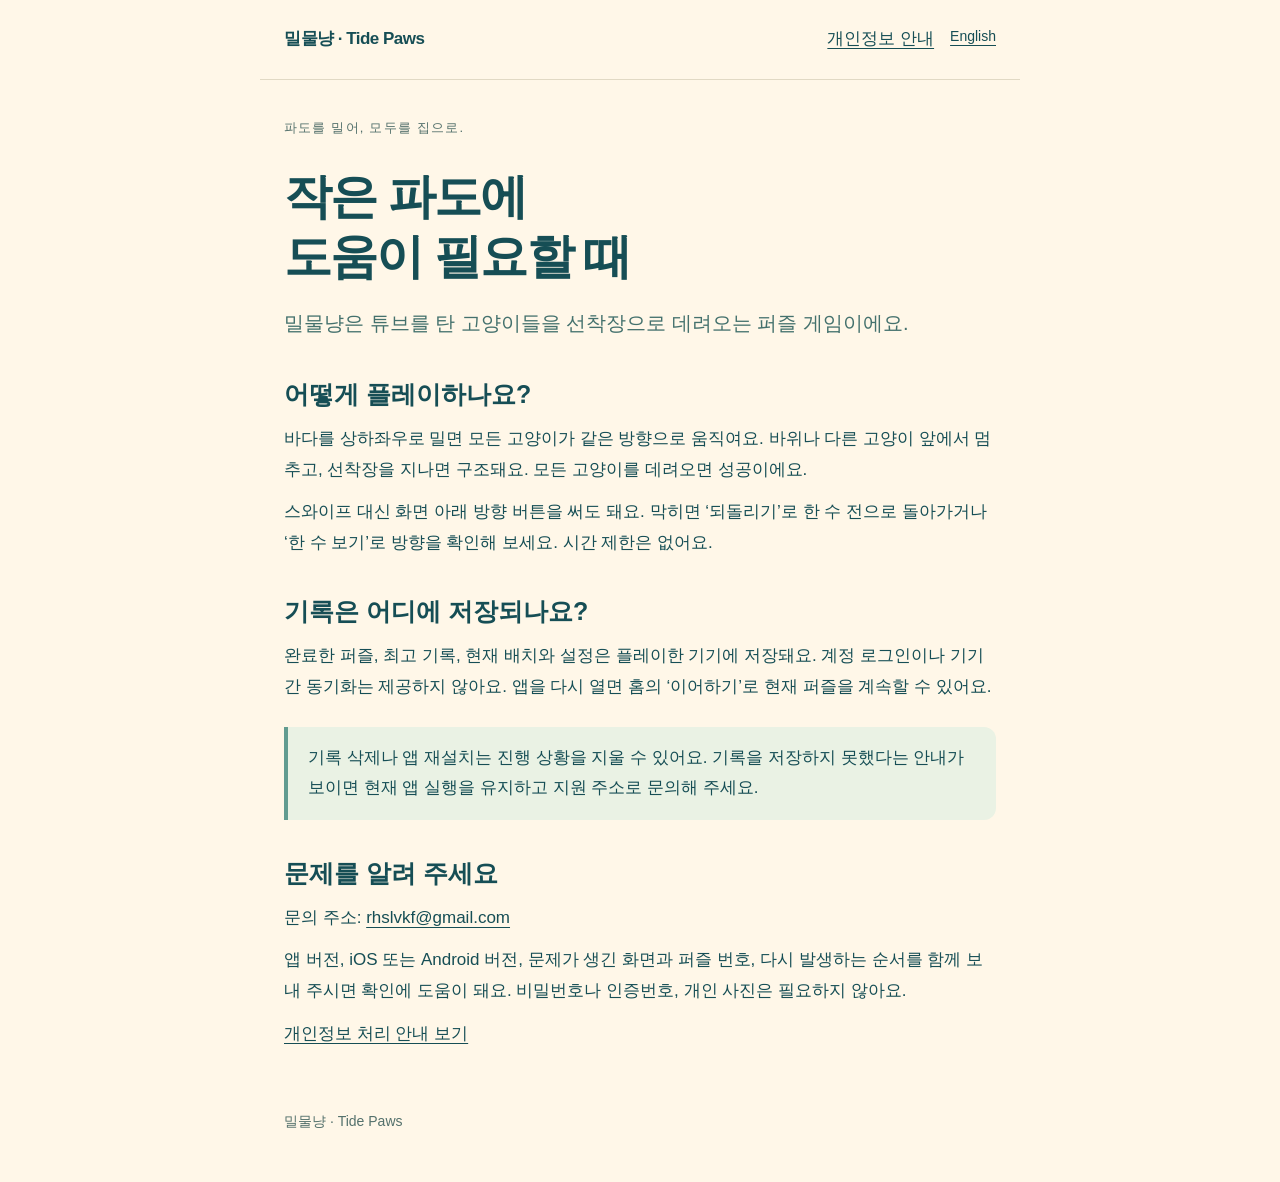
<file: index.html>
<!doctype html>
<html lang="ko"><head><meta charset="utf-8"><meta name="viewport" content="width=device-width,initial-scale=1"><meta name="theme-color" content="#fff7e8"><title>밀물냥 · 게임 지원</title><link rel="stylesheet" href="style.css"></head>
<body><header><a class="brand" href="index.html">밀물냥 · Tide Paws</a><nav aria-label="페이지"><a href="privacy.html">개인정보 안내</a><a class="lang" href="en/index.html" lang="en">English</a></nav></header>
<main><p class="kicker">파도를 밀어, 모두를 집으로.</p><h1>작은 파도에<br>도움이 필요할 때</h1><p class="lede">밀물냥은 튜브를 탄 고양이들을 선착장으로 데려오는 퍼즐 게임이에요.</p>
<h2>어떻게 플레이하나요?</h2><p>바다를 상하좌우로 밀면 모든 고양이가 같은 방향으로 움직여요. 바위나 다른 고양이 앞에서 멈추고, 선착장을 지나면 구조돼요. 모든 고양이를 데려오면 성공이에요.</p><p>스와이프 대신 화면 아래 방향 버튼을 써도 돼요. 막히면 ‘되돌리기’로 한 수 전으로 돌아가거나 ‘한 수 보기’로 방향을 확인해 보세요. 시간 제한은 없어요.</p>
<h2>기록은 어디에 저장되나요?</h2><p>완료한 퍼즐, 최고 기록, 현재 배치와 설정은 플레이한 기기에 저장돼요. 계정 로그인이나 기기 간 동기화는 제공하지 않아요. 앱을 다시 열면 홈의 ‘이어하기’로 현재 퍼즐을 계속할 수 있어요.</p><div class="note">기록 삭제나 앱 재설치는 진행 상황을 지울 수 있어요. 기록을 저장하지 못했다는 안내가 보이면 현재 앱 실행을 유지하고 지원 주소로 문의해 주세요.</div>
<h2>문제를 알려 주세요</h2><p>문의 주소: <a href="mailto:rhslvkf@gmail.com?subject=%EB%B0%80%EB%AC%BC%EB%83%A5%20%EC%A7%80%EC%9B%90">rhslvkf@gmail.com</a></p><p>앱 버전, iOS 또는 Android 버전, 문제가 생긴 화면과 퍼즐 번호, 다시 발생하는 순서를 함께 보내 주시면 확인에 도움이 돼요. 비밀번호나 인증번호, 개인 사진은 필요하지 않아요.</p><p><a href="privacy.html">개인정보 처리 안내 보기</a></p>
</main><footer>밀물냥 · Tide Paws</footer></body></html>
</file>
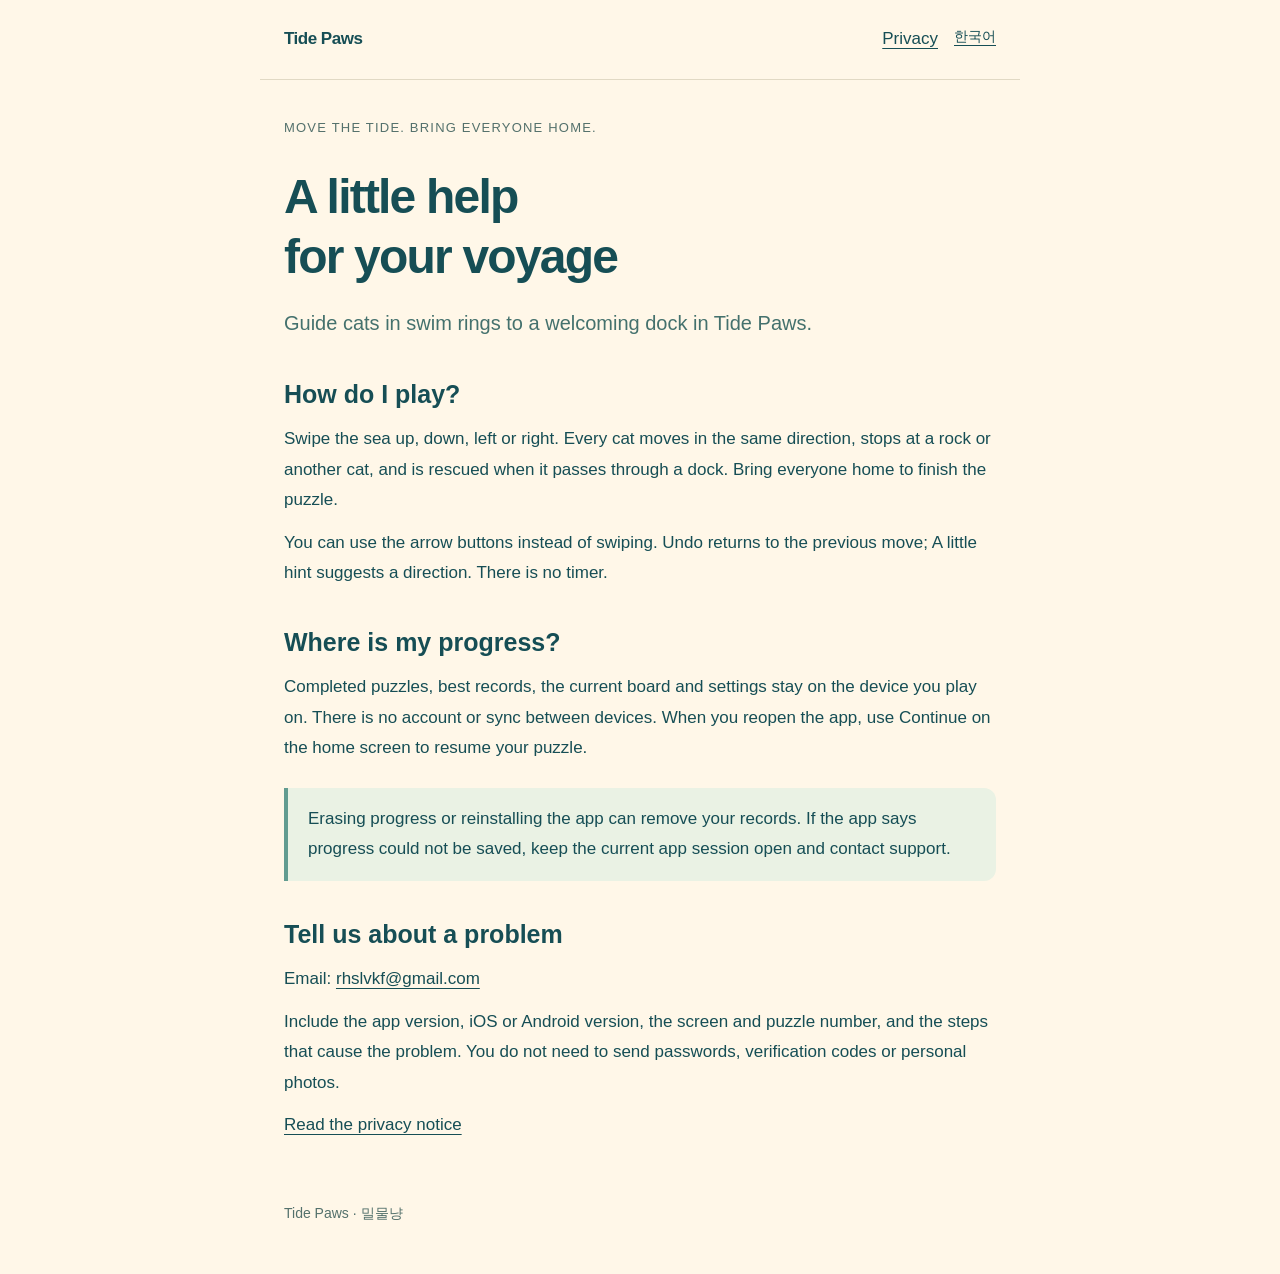
<file: en/index.html>
<!doctype html>
<html lang="en"><head><meta charset="utf-8"><meta name="viewport" content="width=device-width,initial-scale=1"><meta name="theme-color" content="#fff7e8"><title>Tide Paws · Support</title><link rel="stylesheet" href="../style.css"></head>
<body><header><a class="brand" href="index.html">Tide Paws</a><nav aria-label="Pages"><a href="privacy.html">Privacy</a><a class="lang" href="../index.html" lang="ko">한국어</a></nav></header><main><p class="kicker">MOVE THE TIDE. BRING EVERYONE HOME.</p><h1>A little help<br>for your voyage</h1><p class="lede">Guide cats in swim rings to a welcoming dock in Tide Paws.</p>
<h2>How do I play?</h2><p>Swipe the sea up, down, left or right. Every cat moves in the same direction, stops at a rock or another cat, and is rescued when it passes through a dock. Bring everyone home to finish the puzzle.</p><p>You can use the arrow buttons instead of swiping. Undo returns to the previous move; A little hint suggests a direction. There is no timer.</p>
<h2>Where is my progress?</h2><p>Completed puzzles, best records, the current board and settings stay on the device you play on. There is no account or sync between devices. When you reopen the app, use Continue on the home screen to resume your puzzle.</p><div class="note">Erasing progress or reinstalling the app can remove your records. If the app says progress could not be saved, keep the current app session open and contact support.</div>
<h2>Tell us about a problem</h2><p>Email: <a href="mailto:rhslvkf@gmail.com?subject=Tide%20Paws%20support">rhslvkf@gmail.com</a></p><p>Include the app version, iOS or Android version, the screen and puzzle number, and the steps that cause the problem. You do not need to send passwords, verification codes or personal photos.</p><p><a href="privacy.html">Read the privacy notice</a></p></main><footer>Tide Paws · 밀물냥</footer></body></html>
</file>
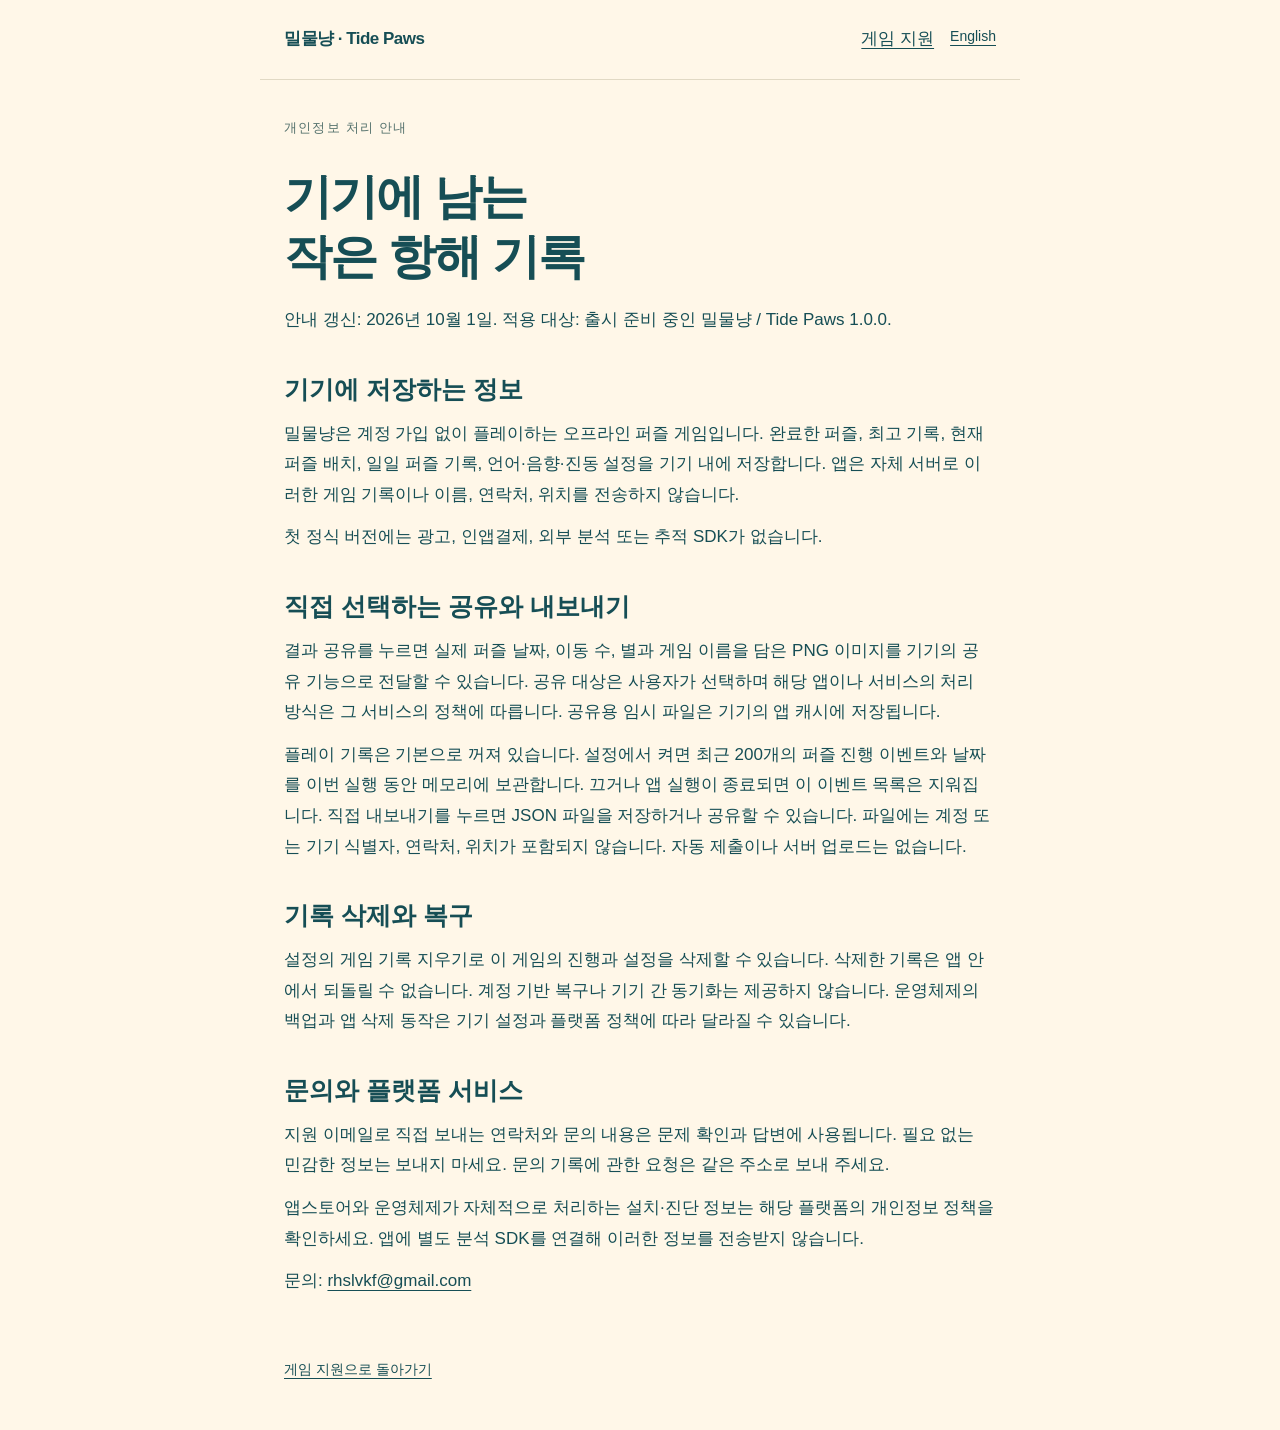
<file: privacy.html>
<!doctype html>
<html lang="ko"><head><meta charset="utf-8"><meta name="viewport" content="width=device-width,initial-scale=1"><meta name="theme-color" content="#fff7e8"><title>밀물냥 · 개인정보 처리 안내</title><link rel="stylesheet" href="style.css"></head>
<body><header><a class="brand" href="index.html">밀물냥 · Tide Paws</a><nav aria-label="페이지"><a href="index.html">게임 지원</a><a class="lang" href="en/privacy.html" lang="en">English</a></nav></header><main><p class="kicker">개인정보 처리 안내</p><h1>기기에 남는<br>작은 항해 기록</h1><p>안내 갱신: 2026년 10월 1일. 적용 대상: 출시 준비 중인 밀물냥 / Tide Paws 1.0.0.</p>
<h2>기기에 저장하는 정보</h2><p>밀물냥은 계정 가입 없이 플레이하는 오프라인 퍼즐 게임입니다. 완료한 퍼즐, 최고 기록, 현재 퍼즐 배치, 일일 퍼즐 기록, 언어·음향·진동 설정을 기기 내에 저장합니다. 앱은 자체 서버로 이러한 게임 기록이나 이름, 연락처, 위치를 전송하지 않습니다.</p><p>첫 정식 버전에는 광고, 인앱결제, 외부 분석 또는 추적 SDK가 없습니다.</p>
<h2>직접 선택하는 공유와 내보내기</h2><p>결과 공유를 누르면 실제 퍼즐 날짜, 이동 수, 별과 게임 이름을 담은 PNG 이미지를 기기의 공유 기능으로 전달할 수 있습니다. 공유 대상은 사용자가 선택하며 해당 앱이나 서비스의 처리 방식은 그 서비스의 정책에 따릅니다. 공유용 임시 파일은 기기의 앱 캐시에 저장됩니다.</p><p>플레이 기록은 기본으로 꺼져 있습니다. 설정에서 켜면 최근 200개의 퍼즐 진행 이벤트와 날짜를 이번 실행 동안 메모리에 보관합니다. 끄거나 앱 실행이 종료되면 이 이벤트 목록은 지워집니다. 직접 내보내기를 누르면 JSON 파일을 저장하거나 공유할 수 있습니다. 파일에는 계정 또는 기기 식별자, 연락처, 위치가 포함되지 않습니다. 자동 제출이나 서버 업로드는 없습니다.</p>
<h2>기록 삭제와 복구</h2><p>설정의 게임 기록 지우기로 이 게임의 진행과 설정을 삭제할 수 있습니다. 삭제한 기록은 앱 안에서 되돌릴 수 없습니다. 계정 기반 복구나 기기 간 동기화는 제공하지 않습니다. 운영체제의 백업과 앱 삭제 동작은 기기 설정과 플랫폼 정책에 따라 달라질 수 있습니다.</p>
<h2>문의와 플랫폼 서비스</h2><p>지원 이메일로 직접 보내는 연락처와 문의 내용은 문제 확인과 답변에 사용됩니다. 필요 없는 민감한 정보는 보내지 마세요. 문의 기록에 관한 요청은 같은 주소로 보내 주세요.</p><p>앱스토어와 운영체제가 자체적으로 처리하는 설치·진단 정보는 해당 플랫폼의 개인정보 정책을 확인하세요. 앱에 별도 분석 SDK를 연결해 이러한 정보를 전송받지 않습니다.</p><p>문의: <a href="mailto:rhslvkf@gmail.com">rhslvkf@gmail.com</a></p>
</main><footer><a href="index.html">게임 지원으로 돌아가기</a></footer></body></html>
</file>
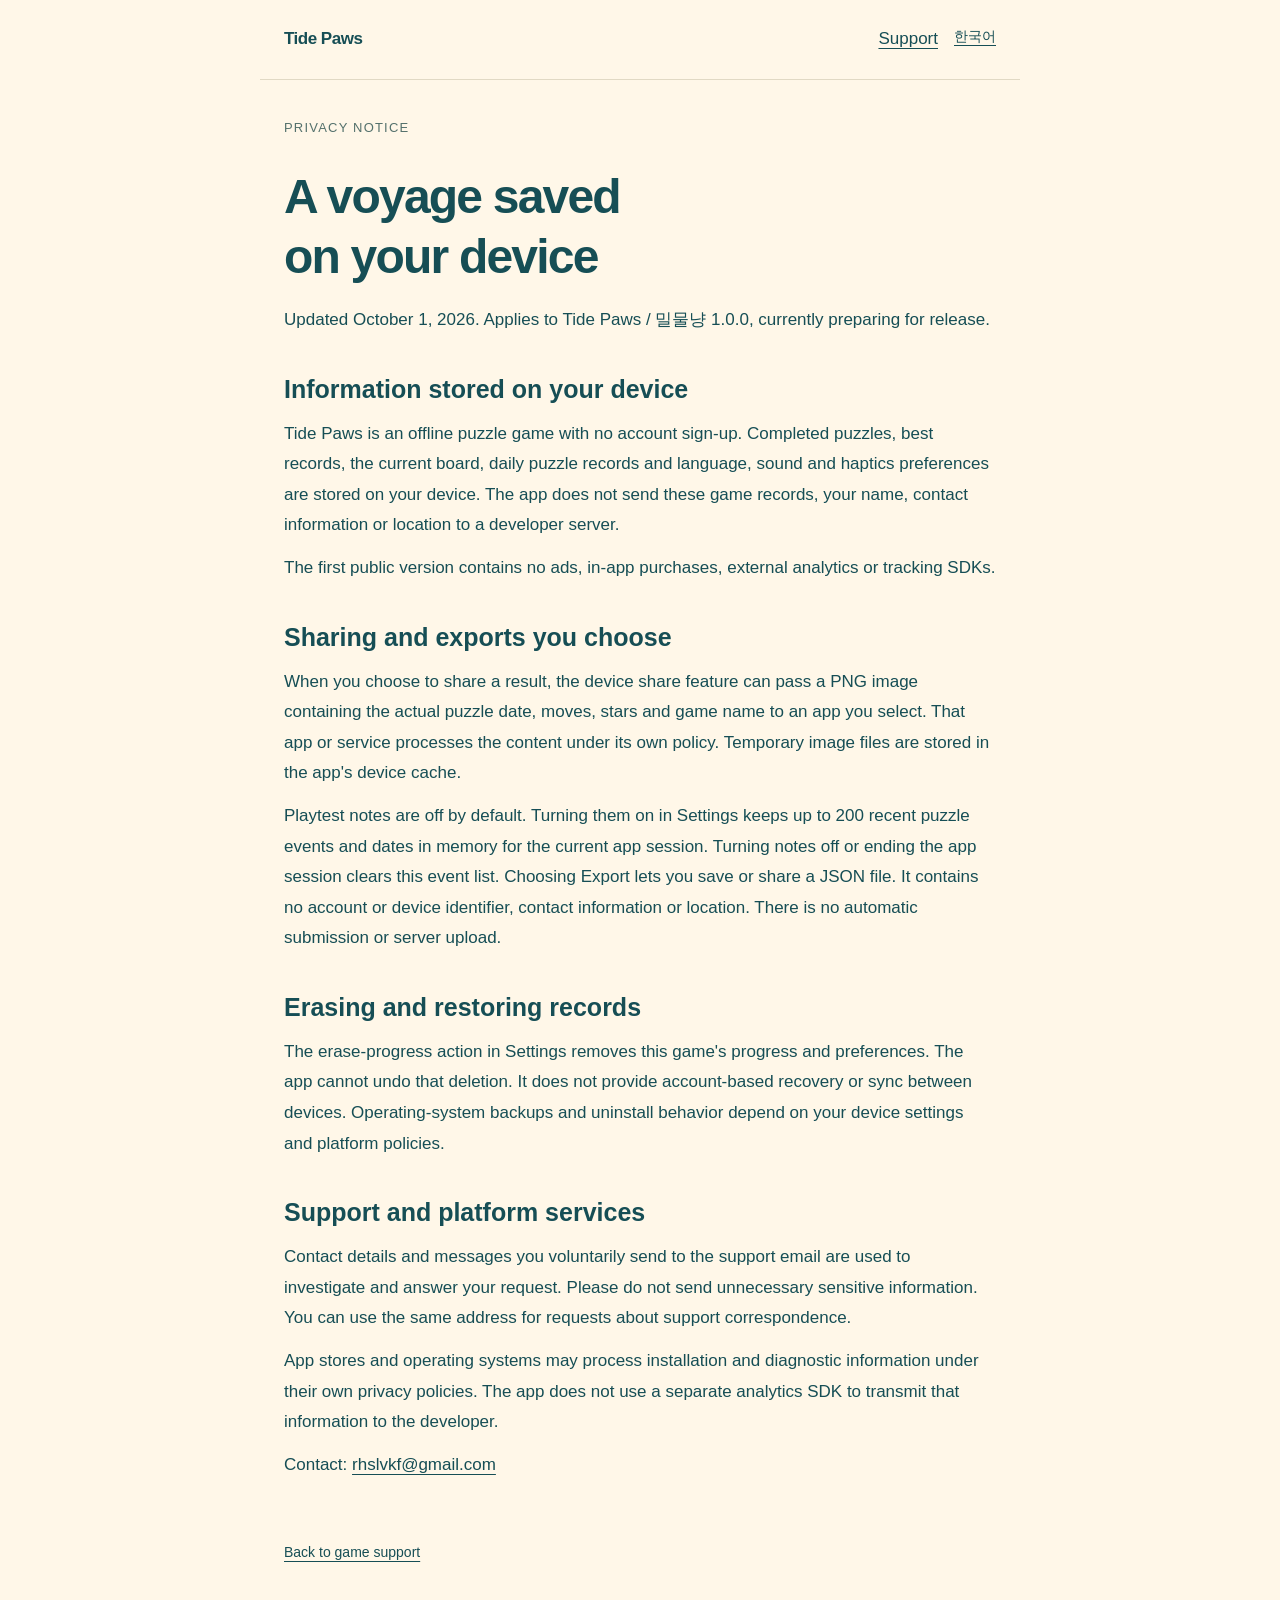
<file: en/privacy.html>
<!doctype html>
<html lang="en"><head><meta charset="utf-8"><meta name="viewport" content="width=device-width,initial-scale=1"><meta name="theme-color" content="#fff7e8"><title>Tide Paws · Privacy</title><link rel="stylesheet" href="../style.css"></head>
<body><header><a class="brand" href="index.html">Tide Paws</a><nav aria-label="Pages"><a href="index.html">Support</a><a class="lang" href="../privacy.html" lang="ko">한국어</a></nav></header><main><p class="kicker">PRIVACY NOTICE</p><h1>A voyage saved<br>on your device</h1><p>Updated October 1, 2026. Applies to Tide Paws / 밀물냥 1.0.0, currently preparing for release.</p>
<h2>Information stored on your device</h2><p>Tide Paws is an offline puzzle game with no account sign-up. Completed puzzles, best records, the current board, daily puzzle records and language, sound and haptics preferences are stored on your device. The app does not send these game records, your name, contact information or location to a developer server.</p><p>The first public version contains no ads, in-app purchases, external analytics or tracking SDKs.</p>
<h2>Sharing and exports you choose</h2><p>When you choose to share a result, the device share feature can pass a PNG image containing the actual puzzle date, moves, stars and game name to an app you select. That app or service processes the content under its own policy. Temporary image files are stored in the app's device cache.</p><p>Playtest notes are off by default. Turning them on in Settings keeps up to 200 recent puzzle events and dates in memory for the current app session. Turning notes off or ending the app session clears this event list. Choosing Export lets you save or share a JSON file. It contains no account or device identifier, contact information or location. There is no automatic submission or server upload.</p>
<h2>Erasing and restoring records</h2><p>The erase-progress action in Settings removes this game's progress and preferences. The app cannot undo that deletion. It does not provide account-based recovery or sync between devices. Operating-system backups and uninstall behavior depend on your device settings and platform policies.</p>
<h2>Support and platform services</h2><p>Contact details and messages you voluntarily send to the support email are used to investigate and answer your request. Please do not send unnecessary sensitive information. You can use the same address for requests about support correspondence.</p><p>App stores and operating systems may process installation and diagnostic information under their own privacy policies. The app does not use a separate analytics SDK to transmit that information to the developer.</p><p>Contact: <a href="mailto:rhslvkf@gmail.com">rhslvkf@gmail.com</a></p></main><footer><a href="index.html">Back to game support</a></footer></body></html>
</file>
<file: style.css>
:root{color-scheme:light;font:17px/1.8 -apple-system,BlinkMacSystemFont,'Apple SD Gothic Neo','Malgun Gothic',sans-serif;color:#164e55;background:#fff7e8}*{box-sizing:border-box}body{margin:0}header,main,footer{max-width:760px;margin:auto;padding:24px}header{display:flex;align-items:center;justify-content:space-between;gap:16px;border-bottom:1px solid #e1d9c4}a{color:#164e55;text-underline-offset:4px}a:focus-visible{outline:3px solid #a46b39;outline-offset:5px}nav{display:flex;gap:16px}h1{font-size:clamp(32px,7vw,48px);line-height:1.25;letter-spacing:-1.8px;margin:28px 0 18px}h2{font-size:25px;line-height:1.4;margin:36px 0 12px}h3{font-size:19px;margin:28px 0 8px}p{margin:12px 0}.brand{font-weight:800;letter-spacing:-.5px;text-decoration:none}.lede{font-size:20px;color:#44716d}.kicker{font-size:13px;letter-spacing:1.2px;color:#54716c}.rule{border:0;border-top:1px solid #e1d9c4;margin:36px 0}.note{background:#eaf2e4;border-left:4px solid #629c90;padding:16px 20px;margin:24px 0;border-radius:0 12px 12px 0}li{margin:7px 0}footer{font-size:14px;color:#54716c;padding-bottom:48px}.lang{font-size:14px;white-space:nowrap}@media(max-width:430px){header,main,footer{padding:18px}header{align-items:flex-start;flex-wrap:wrap}nav{font-size:15px}h2{font-size:22px}}
</file>
